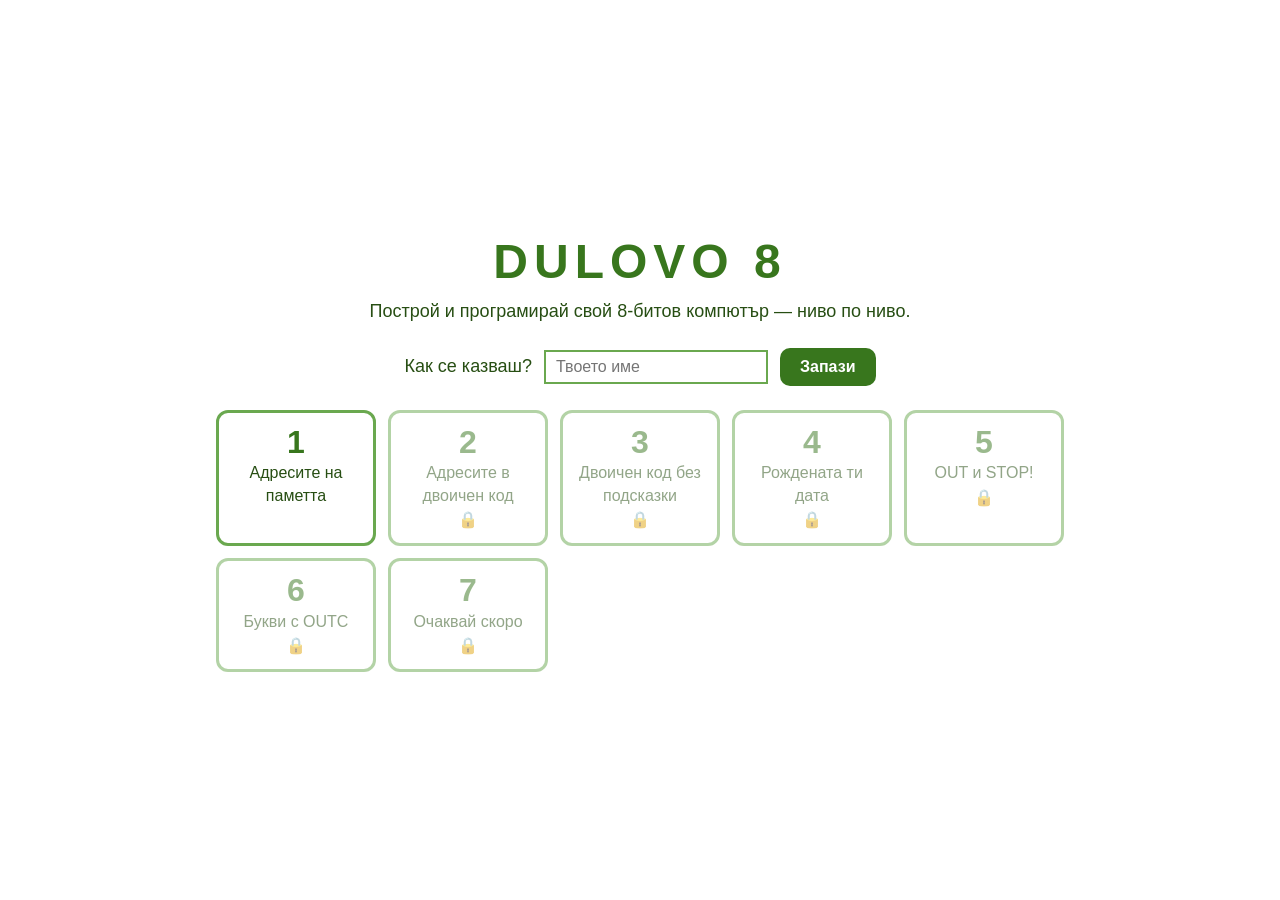
<file: index.html>
<!DOCTYPE html>
<html lang="bg">
<head>
  <meta charset="UTF-8">
  <meta name="viewport" content="width=device-width, initial-scale=1">
  <title>DULOVO 8</title>
  <link rel="stylesheet" href="css/style.css?v=7">
</head>
<body>
  <div class="home">
    <header class="hero">
      <h1>DULOVO 8</h1>
      <p>Построй и програмирай свой 8-битов компютър — ниво по ниво.</p>
    </header>

    <form class="name-form" id="name-form">
      <label for="name-input">Как се казваш?</label>
      <input type="text" id="name-input" placeholder="Твоето име" maxlength="30" required>
      <button class="button" type="submit">Запази</button>
    </form>

    <nav class="level-grid">
      <a class="level-tile" data-level="1" href="level-1.html">
        <span class="number">1</span><span>Адресите на паметта</span><span class="state"></span>
      </a>
      <a class="level-tile" data-level="2" href="level-2.html">
        <span class="number">2</span><span>Адресите в двоичен код</span><span class="state"></span>
      </a>
      <a class="level-tile" data-level="3" href="level-3.html">
        <span class="number">3</span><span>Двоичен код без подсказки</span><span class="state"></span>
      </a>
      <a class="level-tile" data-level="4" href="level-4.html">
        <span class="number">4</span><span>Рождената ти дата</span><span class="state"></span>
      </a>
      <a class="level-tile" data-level="5" href="level-5.html">
        <span class="number">5</span><span>OUT и STOP!</span><span class="state"></span>
      </a>
      <a class="level-tile" data-level="6" href="level-6.html">
        <span class="number">6</span><span>Букви с OUTC</span><span class="state"></span>
      </a>
      <span class="level-tile locked">
        <span class="number">7</span><span>Очаквай скоро</span><span class="state">🔒</span>
      </span>
    </nav>
  </div>

  <script src="js/progress.js?v=7"></script>
  <script>
    const nameInput = document.getElementById("name-input");
    nameInput.value = Progress.getName();

    document.getElementById("name-form").addEventListener("submit", (event) => {
      event.preventDefault();
      Progress.setName(nameInput.value.trim());
    });

    // Each level unlocks once the previous one is completed.
    document.querySelectorAll(".level-tile[data-level]").forEach((tile) => {
      const level = Number(tile.dataset.level);
      const unlocked = level === 1 || Progress.isCompleted(level - 1);
      const state = tile.querySelector(".state");
      if (Progress.isCompleted(level)) {
        state.textContent = "✔";
      } else if (!unlocked) {
        state.textContent = "🔒";
        tile.classList.add("locked");
        tile.removeAttribute("href");
      }
    });
  </script>
</body>
</html>
</file>
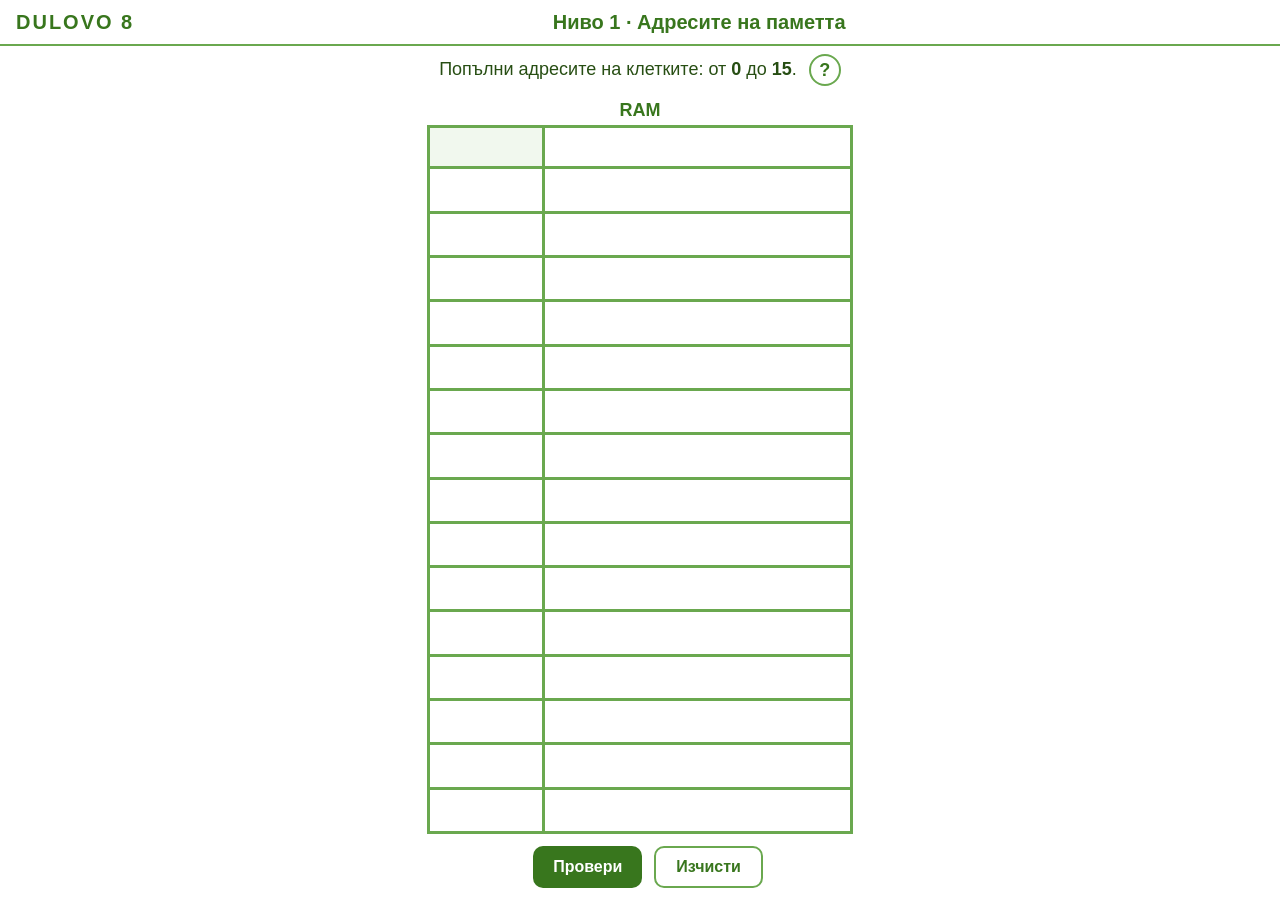
<file: level-1.html>
<!DOCTYPE html>
<html lang="bg">
<head>
  <meta charset="UTF-8">
  <meta name="viewport" content="width=device-width, initial-scale=1">
  <title>DULOVO 8 — Ниво 1</title>
  <link rel="stylesheet" href="css/style.css?v=7">
</head>
<body class="game">
  <header class="bar">
    <a class="logo" href="index.html">DULOVO 8</a>
    <h1>Ниво 1 · Адресите на паметта</h1>
    <span class="player-name" id="player-name"></span>
  </header>

  <section class="task">
    <p class="goal">Попълни адресите на клетките: от <strong>0</strong> до <strong>15</strong>.</p>
    <button class="help-button" id="help-button" aria-label="Помощ">?</button>
  </section>

  <main class="stage">
    <div class="cpu-area"></div>
    <div class="ram-area">
      <div class="area-title">RAM</div>
      <table class="ram">
        <tbody id="ram-body"></tbody>
      </table>
    </div>
    <div class="screen-area"></div>
  </main>

  <footer class="controls">
    <p class="feedback" id="feedback"></p>
    <div class="actions">
      <button class="button" id="check-button">Провери</button>
      <button class="button secondary" id="clear-button">Изчисти</button>
    </div>
  </footer>

  <dialog class="dialog" id="help-dialog">
    <h2>Помощ</h2>
    <p>Паметта (RAM) има 16 клетки. Всяка клетка има <strong>адрес</strong> — номер,
      като номерата на къщите по една улица.</p>
    <p>💡 Компютрите броят от 0, а не от 1!</p>
    <div class="actions">
      <button class="button" data-close>Разбрах</button>
    </div>
  </dialog>

  <dialog class="dialog" id="success-dialog">
    <h2 id="success-title">Браво!</h2>
    <p id="success-text"></p>
    <div class="actions">
      <a class="button secondary" href="index.html">Към началото</a>
      <a class="button" href="level-2.html">Към ниво 2</a>
    </div>
  </dialog>

  <script src="js/progress.js?v=7"></script>
  <script src="js/ui.js?v=7"></script>
  <script src="js/ram-level.js?v=7"></script>
  <script src="js/level-1.js?v=7"></script>
</body>
</html>
</file>
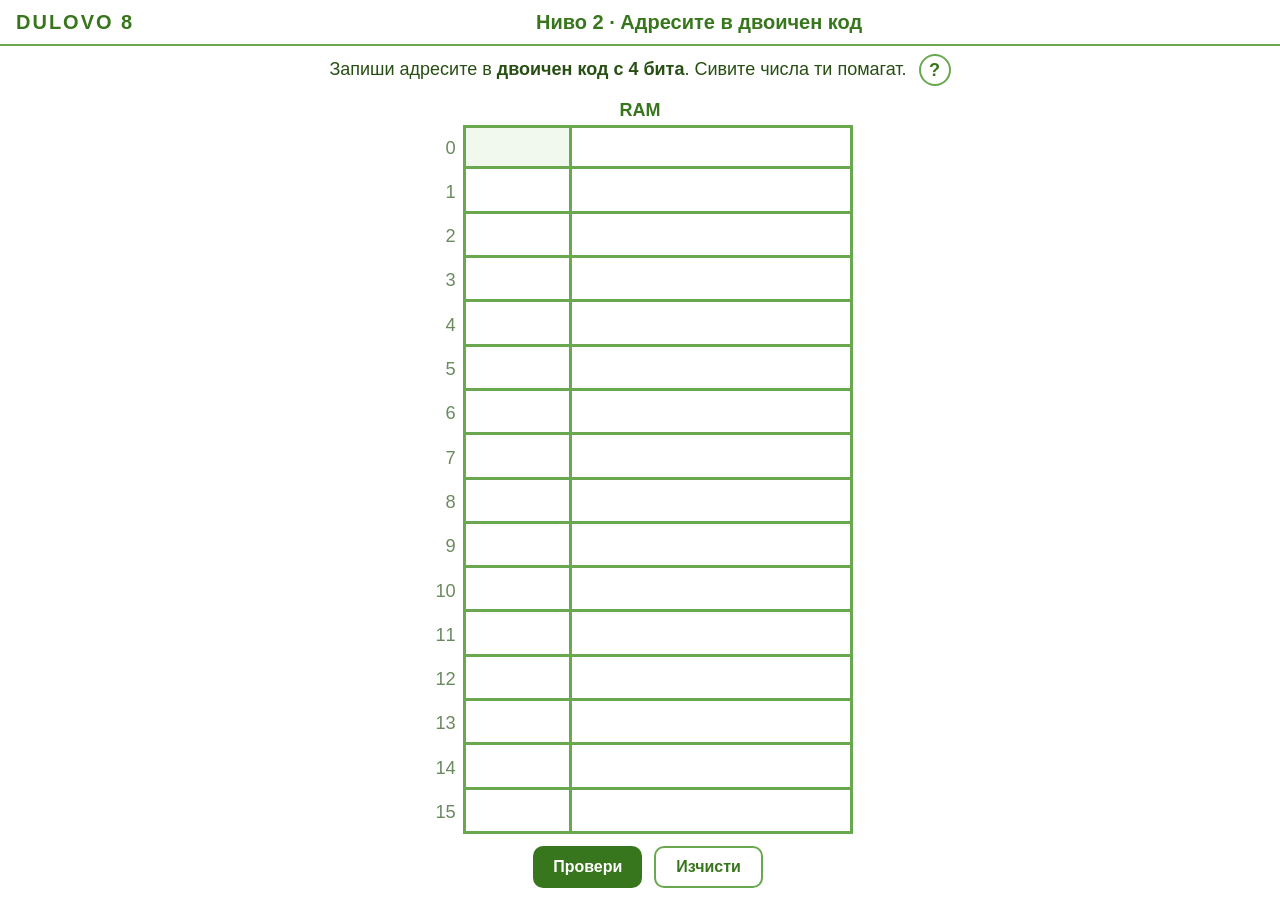
<file: level-2.html>
<!DOCTYPE html>
<html lang="bg">
<head>
  <meta charset="UTF-8">
  <meta name="viewport" content="width=device-width, initial-scale=1">
  <title>DULOVO 8 — Ниво 2</title>
  <link rel="stylesheet" href="css/style.css?v=7">
</head>
<body class="game">
  <header class="bar">
    <a class="logo" href="index.html">DULOVO 8</a>
    <h1>Ниво 2 · Адресите в двоичен код</h1>
    <span class="player-name" id="player-name"></span>
  </header>

  <section class="task">
    <p class="goal">Запиши адресите в <strong>двоичен код с 4 бита</strong>. Сивите числа ти помагат.</p>
    <button class="help-button" id="help-button" aria-label="Помощ">?</button>
  </section>

  <main class="stage">
    <div class="cpu-area"></div>
    <div class="ram-area">
      <div class="area-title">RAM</div>
      <table class="ram">
        <tbody id="ram-body"></tbody>
      </table>
    </div>
    <div class="screen-area"></div>
  </main>

  <footer class="controls">
    <p class="feedback" id="feedback"></p>
    <div class="actions">
      <button class="button" id="check-button">Провери</button>
      <button class="button secondary" id="clear-button">Изчисти</button>
    </div>
  </footer>

  <dialog class="dialog" id="help-dialog">
    <h2>Помощ</h2>
    <p>Компютърът разбира само <strong>0</strong> и <strong>1</strong>. Всеки бит има стойност:</p>
    <table class="bits">
      <tr><th>8</th><th>4</th><th>2</th><th>1</th><td class="sum"></td></tr>
      <tr><td>0</td><td>1</td><td>0</td><td>1</td><td class="sum">= 4 + 1 = 5</td></tr>
    </table>
    <p>Събери стойностите на битовете, които са 1. Пиши и четирите бита: 1 е <strong>0001</strong>.</p>
    <div class="actions">
      <button class="button" data-close>Разбрах</button>
    </div>
  </dialog>

  <dialog class="dialog" id="success-dialog">
    <h2 id="success-title">Браво!</h2>
    <p id="success-text"></p>
    <div class="actions">
      <a class="button secondary" href="index.html">Към началото</a>
      <a class="button" href="level-3.html">Към ниво 3</a>
    </div>
  </dialog>

  <script src="js/progress.js?v=7"></script>
  <script src="js/ui.js?v=7"></script>
  <script src="js/ram-level.js?v=7"></script>
  <script src="js/level-2.js?v=7"></script>
</body>
</html>
</file>
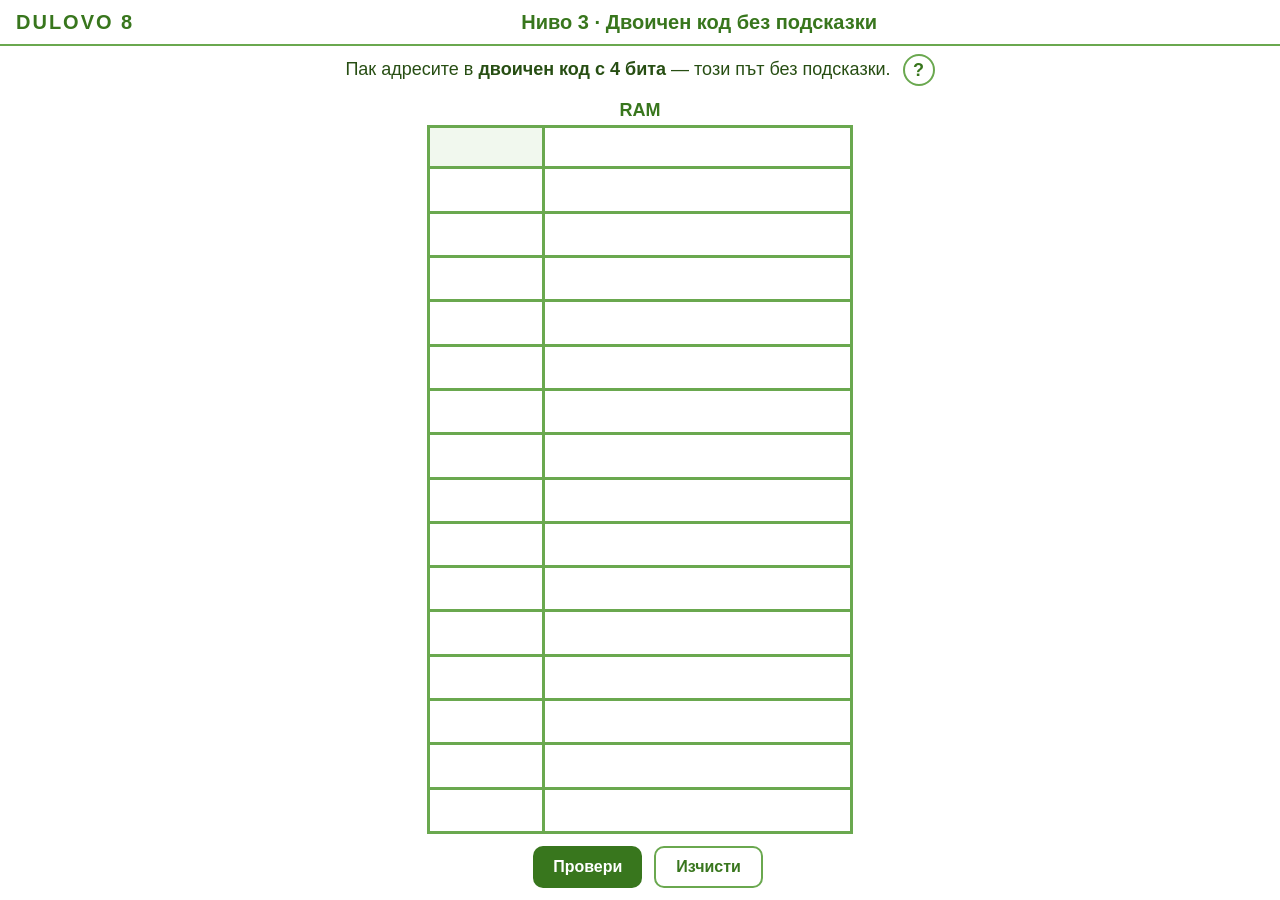
<file: level-3.html>
<!DOCTYPE html>
<html lang="bg">
<head>
  <meta charset="UTF-8">
  <meta name="viewport" content="width=device-width, initial-scale=1">
  <title>DULOVO 8 — Ниво 3</title>
  <link rel="stylesheet" href="css/style.css?v=7">
</head>
<body class="game">
  <header class="bar">
    <a class="logo" href="index.html">DULOVO 8</a>
    <h1>Ниво 3 · Двоичен код без подсказки</h1>
    <span class="player-name" id="player-name"></span>
  </header>

  <section class="task">
    <p class="goal">Пак адресите в <strong>двоичен код с 4 бита</strong> — този път без подсказки.</p>
    <button class="help-button" id="help-button" aria-label="Помощ">?</button>
  </section>

  <main class="stage">
    <div class="cpu-area"></div>
    <div class="ram-area">
      <div class="area-title">RAM</div>
      <table class="ram">
        <tbody id="ram-body"></tbody>
      </table>
    </div>
    <div class="screen-area"></div>
  </main>

  <footer class="controls">
    <p class="feedback" id="feedback"></p>
    <div class="actions">
      <button class="button" id="check-button">Провери</button>
      <button class="button secondary" id="clear-button">Изчисти</button>
    </div>
  </footer>

  <dialog class="dialog" id="help-dialog">
    <h2>Помощ</h2>
    <p>Стойностите на битовете са:</p>
    <table class="bits">
      <tr><th>8</th><th>4</th><th>2</th><th>1</th><td class="sum"></td></tr>
      <tr><td>0</td><td>1</td><td>0</td><td>1</td><td class="sum">= 4 + 1 = 5</td></tr>
    </table>
    <p>💡 Първата клетка е 0000, а последната е 1111.</p>
    <div class="actions">
      <button class="button" data-close>Разбрах</button>
    </div>
  </dialog>

  <dialog class="dialog" id="success-dialog">
    <h2 id="success-title">Браво!</h2>
    <p id="success-text"></p>
    <div class="actions">
      <a class="button secondary" href="index.html">Към началото</a>
      <a class="button" href="level-4.html">Към ниво 4</a>
    </div>
  </dialog>

  <script src="js/progress.js?v=7"></script>
  <script src="js/ui.js?v=7"></script>
  <script src="js/ram-level.js?v=7"></script>
  <script src="js/level-3.js?v=7"></script>
</body>
</html>
</file>
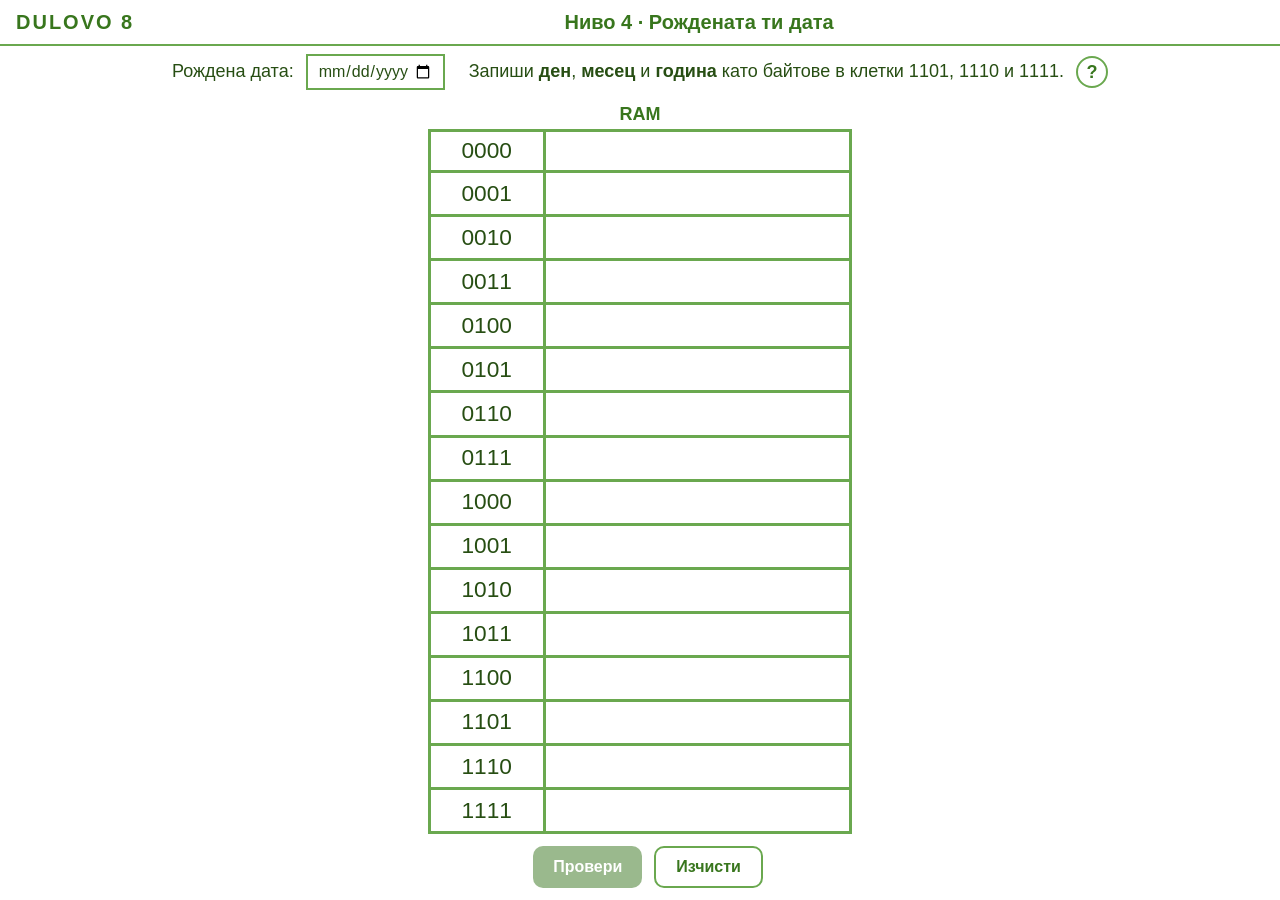
<file: level-4.html>
<!DOCTYPE html>
<html lang="bg">
<head>
  <meta charset="UTF-8">
  <meta name="viewport" content="width=device-width, initial-scale=1">
  <title>DULOVO 8 — Ниво 4</title>
  <link rel="stylesheet" href="css/style.css?v=7">
</head>
<body class="game">
  <header class="bar">
    <a class="logo" href="index.html">DULOVO 8</a>
    <h1>Ниво 4 · Рождената ти дата</h1>
    <span class="player-name" id="player-name"></span>
  </header>

  <section class="task">
    <label class="goal" for="birth-date">Рождена дата:</label>
    <input type="date" id="birth-date" min="1900-01-01" max="2099-12-31">
    <span class="goal" id="birth-values"></span>
    <p class="goal">Запиши <strong>ден</strong>, <strong>месец</strong> и <strong>година</strong> като байтове в клетки 1101, 1110 и 1111.</p>
    <button class="help-button" id="help-button" aria-label="Помощ">?</button>
  </section>

  <main class="stage">
    <div class="cpu-area"></div>
    <div class="ram-area">
      <div class="area-title">RAM</div>
      <table class="ram">
        <tbody id="ram-body"></tbody>
      </table>
    </div>
    <div class="screen-area"></div>
  </main>

  <footer class="controls">
    <p class="feedback" id="feedback"></p>
    <div class="actions">
      <button class="button" id="check-button">Провери</button>
      <button class="button secondary" id="clear-button">Изчисти</button>
    </div>
  </footer>

  <dialog class="dialog" id="help-dialog">
    <h2>Помощ</h2>
    <p>Всяка клетка побира <strong>1 байт = 8 бита</strong>, тоест числата от 0 до 255.</p>
    <table class="bits byte">
      <tr><th>128</th><th>64</th><th>32</th><th>16</th><th>8</th><th>4</th><th>2</th><th>1</th></tr>
      <tr><td>0</td><td>0</td><td>0</td><td>1</td><td>0</td><td>1</td><td>0</td><td>0</td></tr>
    </table>
    <p>Например 16 + 4 = 20 е <strong>0001 0100</strong>.</p>
    <p>Годината 2014 не се побира в един байт, затова пиши само последните две цифри: 14.</p>
    <div class="actions">
      <button class="button" data-close>Разбрах</button>
    </div>
  </dialog>

  <dialog class="dialog" id="success-dialog">
    <h2 id="success-title">Браво!</h2>
    <p id="success-text"></p>
    <div class="actions">
      <a class="button secondary" href="index.html">Към началото</a>
      <a class="button" href="level-5.html">Към ниво 5</a>
    </div>
  </dialog>

  <script src="js/progress.js?v=7"></script>
  <script src="js/ui.js?v=7"></script>
  <script src="js/machine.js?v=7"></script>
  <script src="js/level-4.js?v=7"></script>
</body>
</html>
</file>
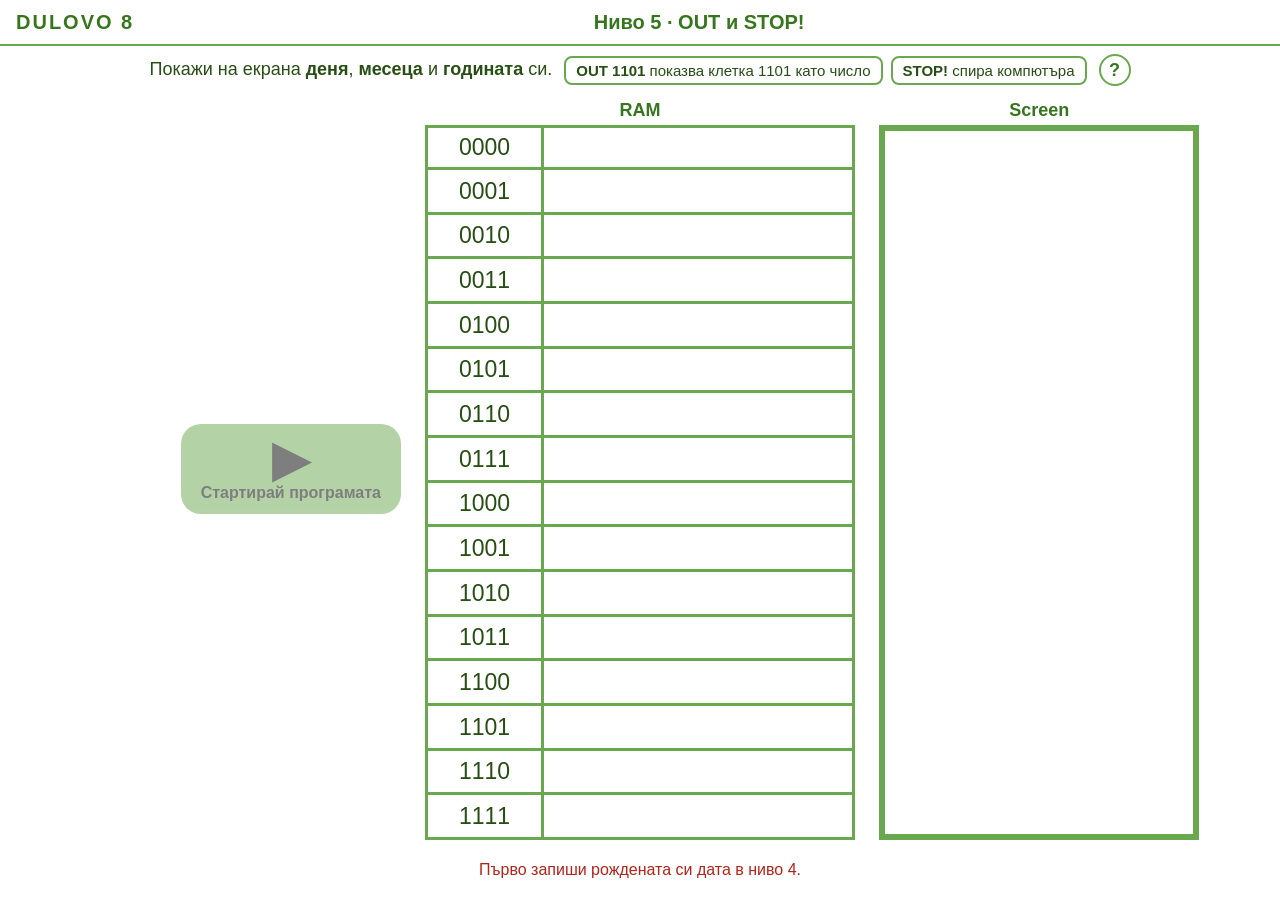
<file: level-5.html>
<!DOCTYPE html>
<html lang="bg">
<head>
  <meta charset="UTF-8">
  <meta name="viewport" content="width=device-width, initial-scale=1">
  <title>DULOVO 8 — Ниво 5</title>
  <link rel="stylesheet" href="css/style.css?v=7">
</head>
<body class="game">
  <header class="bar">
    <a class="logo" href="index.html">DULOVO 8</a>
    <h1>Ниво 5 · OUT и STOP!</h1>
    <span class="player-name" id="player-name"></span>
  </header>

  <section class="task">
    <p class="goal">Покажи на екрана <strong>деня</strong>, <strong>месеца</strong> и <strong>годината</strong> си.</p>
    <ul class="chips">
      <li><strong>OUT 1101</strong> показва клетка 1101 като число</li>
      <li><strong>STOP!</strong> спира компютъра</li>
    </ul>
    <button class="help-button" id="help-button" aria-label="Помощ">?</button>
  </section>

  <main class="stage">
    <div class="cpu-area">
      <button class="run-button" id="run-button">
        <span class="run-icon">▶</span>
        <span>Стартирай програмата</span>
      </button>
    </div>
    <div class="ram-area">
      <div class="area-title">RAM</div>
      <table class="ram">
        <tbody id="ram-body"></tbody>
      </table>
    </div>
    <div class="screen-area">
      <div class="area-title">Screen</div>
      <div class="screen" id="screen" aria-live="polite"></div>
    </div>
  </main>

  <footer class="controls">
    <p class="feedback" id="feedback"></p>
  </footer>

  <dialog class="dialog" id="help-dialog">
    <h2>Помощ</h2>
    <p>Рождената ти дата вече е в клетки 1101, 1110 и 1111.</p>
    <p>Програмата започва от клетка <strong>0000</strong> и компютърът изпълнява клетките
      една след друга, докато стигне <strong>STOP!</strong>.</p>
    <p>Напиши програмата в празните клетки и натисни „Стартирай програмата“.</p>
    <div class="actions">
      <button class="button" data-close>Разбрах</button>
    </div>
  </dialog>

  <dialog class="dialog" id="success-dialog">
    <h2 id="success-title">Браво!</h2>
    <p id="success-text"></p>
    <div class="actions">
      <a class="button secondary" href="index.html">Към началото</a>
      <a class="button" href="level-6.html">Към ниво 6</a>
    </div>
  </dialog>

  <script src="js/progress.js?v=7"></script>
  <script src="js/ui.js?v=7"></script>
  <script src="js/machine.js?v=7"></script>
  <script src="js/level-5.js?v=7"></script>
</body>
</html>
</file>
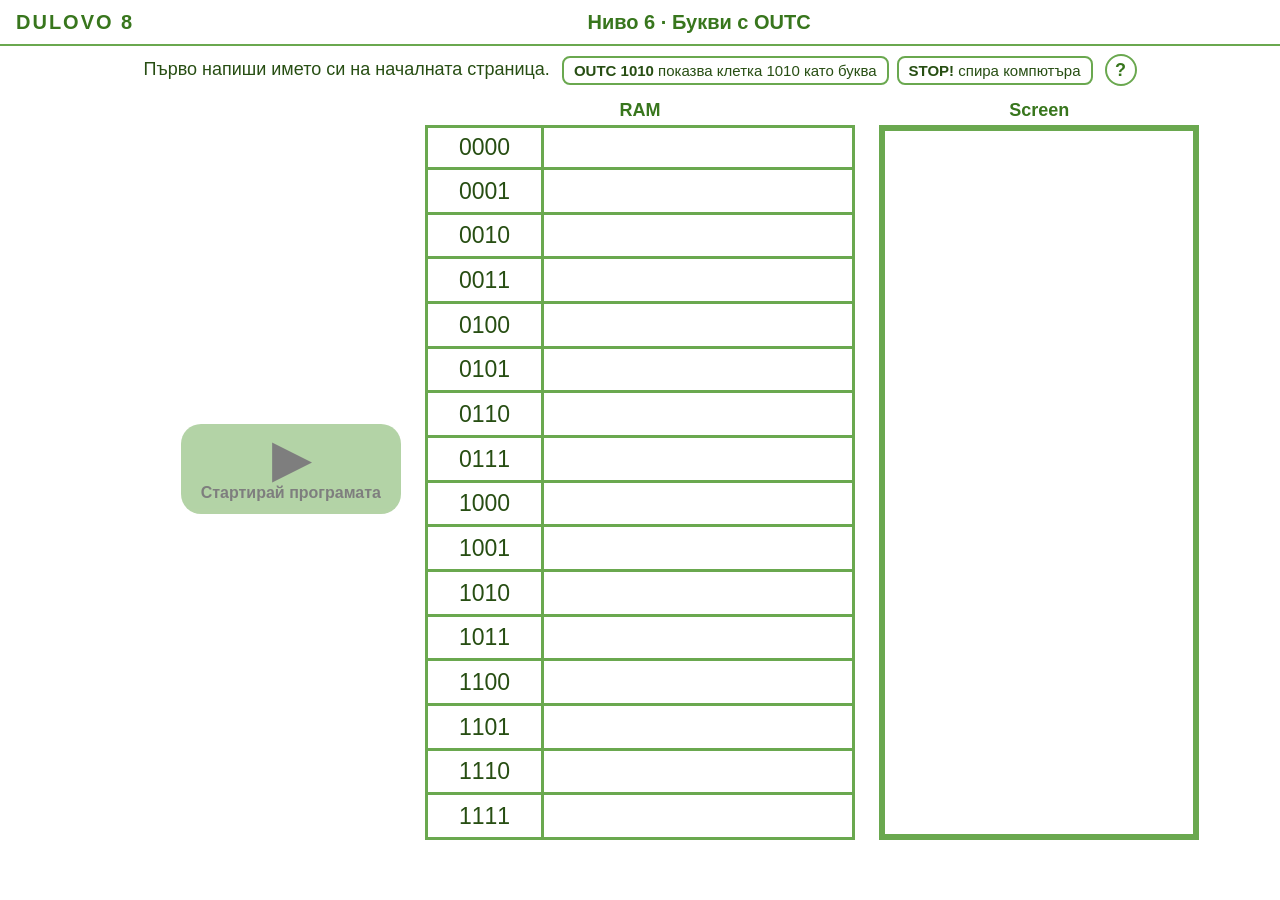
<file: level-6.html>
<!DOCTYPE html>
<html lang="bg">
<head>
  <meta charset="UTF-8">
  <meta name="viewport" content="width=device-width, initial-scale=1">
  <title>DULOVO 8 — Ниво 6</title>
  <link rel="stylesheet" href="css/style.css?v=7">
</head>
<body class="game">
  <header class="bar">
    <a class="logo" href="index.html">DULOVO 8</a>
    <h1>Ниво 6 · Букви с OUTC</h1>
    <span class="player-name" id="player-name"></span>
  </header>

  <section class="task">
    <p class="goal" id="goal"></p>
    <ul class="chips">
      <li><strong>OUTC 1010</strong> показва клетка 1010 като буква</li>
      <li><strong>STOP!</strong> спира компютъра</li>
    </ul>
    <ul class="chips codes" id="codes"></ul>
    <button class="help-button" id="help-button" aria-label="Помощ">?</button>
  </section>

  <main class="stage">
    <div class="cpu-area">
      <button class="run-button" id="run-button">
        <span class="run-icon">▶</span>
        <span>Стартирай програмата</span>
      </button>
    </div>
    <div class="ram-area">
      <div class="area-title">RAM</div>
      <table class="ram">
        <tbody id="ram-body"></tbody>
      </table>
    </div>
    <div class="screen-area">
      <div class="area-title">Screen</div>
      <div class="screen" id="screen" aria-live="polite"></div>
    </div>
  </main>

  <footer class="controls">
    <p class="feedback" id="feedback"></p>
  </footer>

  <dialog class="dialog" id="help-dialog">
    <h2>Помощ</h2>
    <p>Всяка буква има код — число от 0 до 255. Тази програма показва „АЗ“:</p>
    <table class="example">
      <tr><td>0000</td><td>OUTC 0011</td></tr>
      <tr><td>0001</td><td>OUTC 0100</td></tr>
      <tr><td>0010</td><td>STOP!</td></tr>
      <tr><td>0011</td><td>1100 0000 <span class="note">(А = 192)</span></td></tr>
      <tr><td>0100</td><td>1100 0111 <span class="note">(З = 199)</span></td></tr>
    </table>
    <p>💡 Главната и малката буква имат различни кодове.</p>
    <div class="actions">
      <button class="button" data-close>Разбрах</button>
    </div>
  </dialog>

  <dialog class="dialog" id="success-dialog">
    <h2 id="success-title">Браво!</h2>
    <p id="success-text"></p>
    <div class="actions">
      <a class="button secondary" href="index.html">Към началото</a>
    </div>
  </dialog>

  <script src="js/progress.js?v=7"></script>
  <script src="js/ui.js?v=7"></script>
  <script src="js/machine.js?v=7"></script>
  <script src="js/level-6.js?v=7"></script>
</body>
</html>
</file>
<file: css/style.css>
:root {
  color-scheme: light dark;

  /* Light theme (default): white background, green text and borders. */
  --bg: #fff;
  --fg: #274e13;
  --green: #38761d;
  --border: #6aa84f;
  --muted: #6b8a5e;
  --error: #b42318;
  --ok-bg: #d9ead3;
  --error-bg: #f4cccc;
  --focus-bg: #f1f8ee;
  --button-bg: #38761d;
  --button-hover: #274e13;
  --button-fg: #fff;
  --run-bg: #fff2cc;
  --screen-bg: #fff;
}

/* Dark theme: black background with green text and borders. */
@media (prefers-color-scheme: dark) {
  :root {
    --bg: #000;
    --fg: #93c47d;
    --green: #6aa84f;
    --border: #6aa84f;
    --muted: #7f9f73;
    --error: #e06666;
    --ok-bg: #1f3a14;
    --error-bg: #3d1616;
    --focus-bg: #1a1a1a;
    --button-bg: #6aa84f;
    --button-hover: #4e7d3a;
    --button-fg: #000;
    --run-bg: #4d4000;
    --screen-bg: #0b1a06;
  }
}

* {
  box-sizing: border-box;
}

[hidden] {
  display: none !important;
}

body {
  margin: 0;
  background: var(--bg);
  color: var(--fg);
  font-family: Arial, Helvetica, sans-serif;
  line-height: 1.4;
}

a {
  color: var(--green);
}

h1,
h2 {
  color: var(--green);
}

.logo {
  font-size: 20px;
  font-weight: bold;
  color: var(--green);
  text-decoration: none;
  letter-spacing: 2px;
  white-space: nowrap;
}

.player-name {
  color: var(--muted);
  font-size: 14px;
  white-space: nowrap;
}

.button {
  display: inline-block;
  background: var(--button-bg);
  color: var(--button-fg);
  border: none;
  border-radius: 10px;
  padding: 10px 20px;
  font-size: 16px;
  font-weight: bold;
  text-decoration: none;
  cursor: pointer;
}

.button:hover {
  background: var(--button-hover);
}

.button.secondary {
  background: transparent;
  color: var(--green);
  border: 2px solid var(--border);
}

.button:disabled {
  opacity: 0.5;
  cursor: default;
}

input[type="text"],
input[type="date"] {
  background: var(--bg);
  color: var(--fg);
  border: 2px solid var(--border);
  padding: 6px 10px;
  font-size: 16px;
  font-family: inherit;
}

/* Home page */

.home {
  max-width: 880px;
  min-height: 100dvh;
  margin: 0 auto;
  padding: 24px 16px;
  display: flex;
  flex-direction: column;
  justify-content: center;
  gap: 24px;
}

.hero {
  text-align: center;
}

.hero h1 {
  font-size: 48px;
  margin: 0;
  letter-spacing: 6px;
}

.hero p {
  margin: 4px 0 0;
  font-size: 18px;
}

.name-form {
  display: flex;
  justify-content: center;
  align-items: center;
  gap: 12px;
  flex-wrap: wrap;
  font-size: 18px;
}

.level-grid {
  display: grid;
  grid-template-columns: repeat(auto-fill, minmax(150px, 1fr));
  gap: 12px;
}

.level-tile {
  display: flex;
  flex-direction: column;
  align-items: center;
  gap: 2px;
  padding: 12px;
  border: 3px solid var(--border);
  border-radius: 12px;
  color: var(--fg);
  text-align: center;
  text-decoration: none;
}

a.level-tile[href]:hover {
  background: var(--focus-bg);
}

.level-tile .number {
  font-size: 32px;
  font-weight: bold;
  color: var(--green);
  line-height: 1.1;
}

.level-tile .state {
  min-height: 1.4em;
  font-weight: bold;
  color: var(--green);
}

.level-tile.locked {
  opacity: 0.5;
}

/* Level pages: header, task line, machine and controls fill one screen. */

body.game {
  height: 100dvh;
  display: flex;
  flex-direction: column;
  overflow: hidden;
}

.bar {
  display: flex;
  align-items: center;
  gap: 16px;
  padding: 8px 16px;
  border-bottom: 2px solid var(--border);
}

.bar h1 {
  flex: 1;
  margin: 0;
  font-size: 20px;
  text-align: center;
}

.task {
  display: flex;
  align-items: center;
  justify-content: center;
  flex-wrap: wrap;
  gap: 8px 12px;
  padding: 8px 16px;
  text-align: center;
}

.goal {
  margin: 0;
  font-size: 18px;
}

.chips {
  display: flex;
  justify-content: center;
  flex-wrap: wrap;
  gap: 8px;
  margin: 0;
  padding: 0;
  list-style: none;
  font-size: 15px;
}

.chips li {
  border: 2px solid var(--border);
  border-radius: 8px;
  padding: 2px 10px;
}

.chips:empty {
  display: none;
}

.help-button {
  flex: none;
  width: 32px;
  height: 32px;
  border: 2px solid var(--border);
  border-radius: 50%;
  background: transparent;
  color: var(--green);
  font-size: 18px;
  font-weight: bold;
  cursor: pointer;
}

/* CPU on the left, RAM in the centre, screen on the right, as in the sheet.
   The stage is a size container so the RAM can scale to the window height. */
.stage {
  flex: 1;
  min-height: 0;
  container-type: size;
  display: grid;
  grid-template-columns: minmax(0, 1fr) auto minmax(0, 1fr);
  grid-template-areas: "cpu ram screen";
  gap: 24px;
  padding: 4px 16px;
}

.cpu-area {
  grid-area: cpu;
  min-height: 0;
  display: flex;
  flex-direction: column;
  align-items: flex-end;
  justify-content: center;
  gap: 16px;
}

.ram-area {
  grid-area: ram;
  min-height: 0;
  width: clamp(220px, min(58cqh, 46cqw), 440px);
  display: flex;
  flex-direction: column;
  font-size: clamp(12px, 3.1cqh, 26px);
}

.screen-area {
  grid-area: screen;
  min-height: 0;
  width: min(100%, 320px);
  display: flex;
  flex-direction: column;
}

.area-title {
  text-align: center;
  color: var(--green);
  font-weight: bold;
  font-size: 18px;
  margin-bottom: 2px;
}

/* RAM: 16 equal rows that share the available height. */

.ram {
  flex: 1;
  min-height: 0;
  display: grid;
  grid-template-rows: repeat(16, minmax(0, 1fr));
}

.ram tbody {
  display: contents;
}

.ram tr {
  display: grid;
  grid-template-columns: 1fr 2.6fr;
  min-height: 0;
}

.ram.with-decimal tr {
  grid-template-columns: 1.6em 1fr 2.6fr;
}

.ram td {
  display: flex;
  align-items: center;
  justify-content: center;
  min-width: 0;
  min-height: 0;
  padding: 0;
  overflow: hidden;
  border-right: 3px solid var(--border);
  border-bottom: 3px solid var(--border);
}

.ram td.address {
  border-left: 3px solid var(--border);
}

.ram tr:first-child td {
  border-top: 3px solid var(--border);
}

.ram tr td.decimal {
  border: none;
  justify-content: flex-end;
  padding-right: 0.4em;
  color: var(--muted);
  font-size: 0.8em;
}

.ram input {
  width: 100%;
  height: 100%;
  min-width: 0;
  padding: 0;
  background: transparent;
  color: var(--fg);
  border: none;
  font: inherit;
  text-align: center;
  outline: none;
}

.ram input:focus {
  background: var(--focus-bg);
}

.ram input:disabled {
  color: var(--fg);
  -webkit-text-fill-color: var(--fg);
  opacity: 1;
}

.ram td.correct {
  background: var(--ok-bg);
}

.ram td.wrong {
  background: var(--error-bg);
}

.ram td.running {
  background: var(--run-bg);
}

/* CPU and screen */

.run-button {
  display: flex;
  flex-direction: column;
  align-items: center;
  width: min(220px, 100%);
  padding: 12px;
  background: var(--border);
  color: #000;
  border: none;
  border-radius: 20px;
  font-size: 16px;
  font-weight: bold;
  cursor: pointer;
}

.run-button:disabled {
  opacity: 0.5;
  cursor: default;
}

.run-icon {
  font-size: 48px;
  line-height: 1;
}

.screen {
  flex: 1;
  min-height: 0;
  overflow: auto;
  padding: 12px;
  border: 6px solid var(--border);
  background: var(--screen-bg);
  font-size: clamp(20px, 5cqh, 40px);
  text-align: center;
  white-space: pre-wrap;
  word-break: break-all;
}

/* Feedback and buttons under the machine */

.controls {
  display: flex;
  align-items: center;
  justify-content: center;
  flex-wrap: wrap;
  gap: 8px 16px;
  min-height: 56px;
  padding: 8px 16px 12px;
}

.feedback {
  margin: 0;
  font-size: 16px;
  text-align: center;
}

.feedback.ok {
  color: var(--green);
}

.feedback.error {
  color: var(--error);
}

.actions {
  display: flex;
  gap: 12px;
  flex-wrap: wrap;
}

/* Help and success dialogs */

.dialog {
  max-width: min(520px, calc(100vw - 32px));
  padding: 20px 24px;
  border: 3px solid var(--border);
  border-radius: 12px;
  background: var(--bg);
  color: var(--fg);
}

.dialog::backdrop {
  background: rgba(0, 0, 0, 0.5);
}

.dialog h2 {
  margin-top: 0;
}

.dialog .actions {
  justify-content: flex-end;
  margin-top: 16px;
}

.bits,
.example {
  border-collapse: collapse;
  margin: 8px 0;
}

.bits {
  font-size: 18px;
  text-align: center;
}

.bits th,
.bits td,
.example td {
  border: 2px solid var(--border);
  padding: 4px 10px;
}

.bits th {
  color: var(--green);
}

.bits td.sum {
  border: none;
  text-align: left;
  white-space: nowrap;
}

.bits.byte th,
.bits.byte td {
  padding: 4px;
  font-size: 15px;
}

.note {
  color: var(--muted);
}

/* Phones: the page scrolls; the RAM gets a full screen of height so all 16
   cells are visible at once, and the controls stay pinned at the bottom. */
@media (max-width: 720px) {
  body.game {
    height: auto;
    overflow: visible;
  }

  .bar {
    gap: 8px;
  }

  .bar h1,
  .logo {
    font-size: 16px;
  }

  .goal {
    font-size: 16px;
  }

  .stage {
    container-type: normal;
    display: flex;
    flex-direction: column;
    align-items: center;
    gap: 16px;
  }

  .ram-area {
    flex: none;
    height: calc(100dvh - 90px);
    width: min(100%, 60dvh);
    font-size: clamp(12px, 2.6dvh, 22px);
  }

  .cpu-area {
    order: 1;
    align-items: center;
  }

  .cpu-area:empty,
  .screen-area:empty {
    display: none;
  }

  .screen-area {
    order: 2;
    flex: none;
  }

  .screen {
    min-height: 160px;
    font-size: 28px;
  }

  .controls {
    position: sticky;
    bottom: 0;
    background: var(--bg);
    border-top: 2px solid var(--border);
  }

  .controls:has(.feedback:empty):not(:has(.actions)) {
    display: none;
  }

  .hero h1 {
    font-size: 40px;
  }
}
</file>
